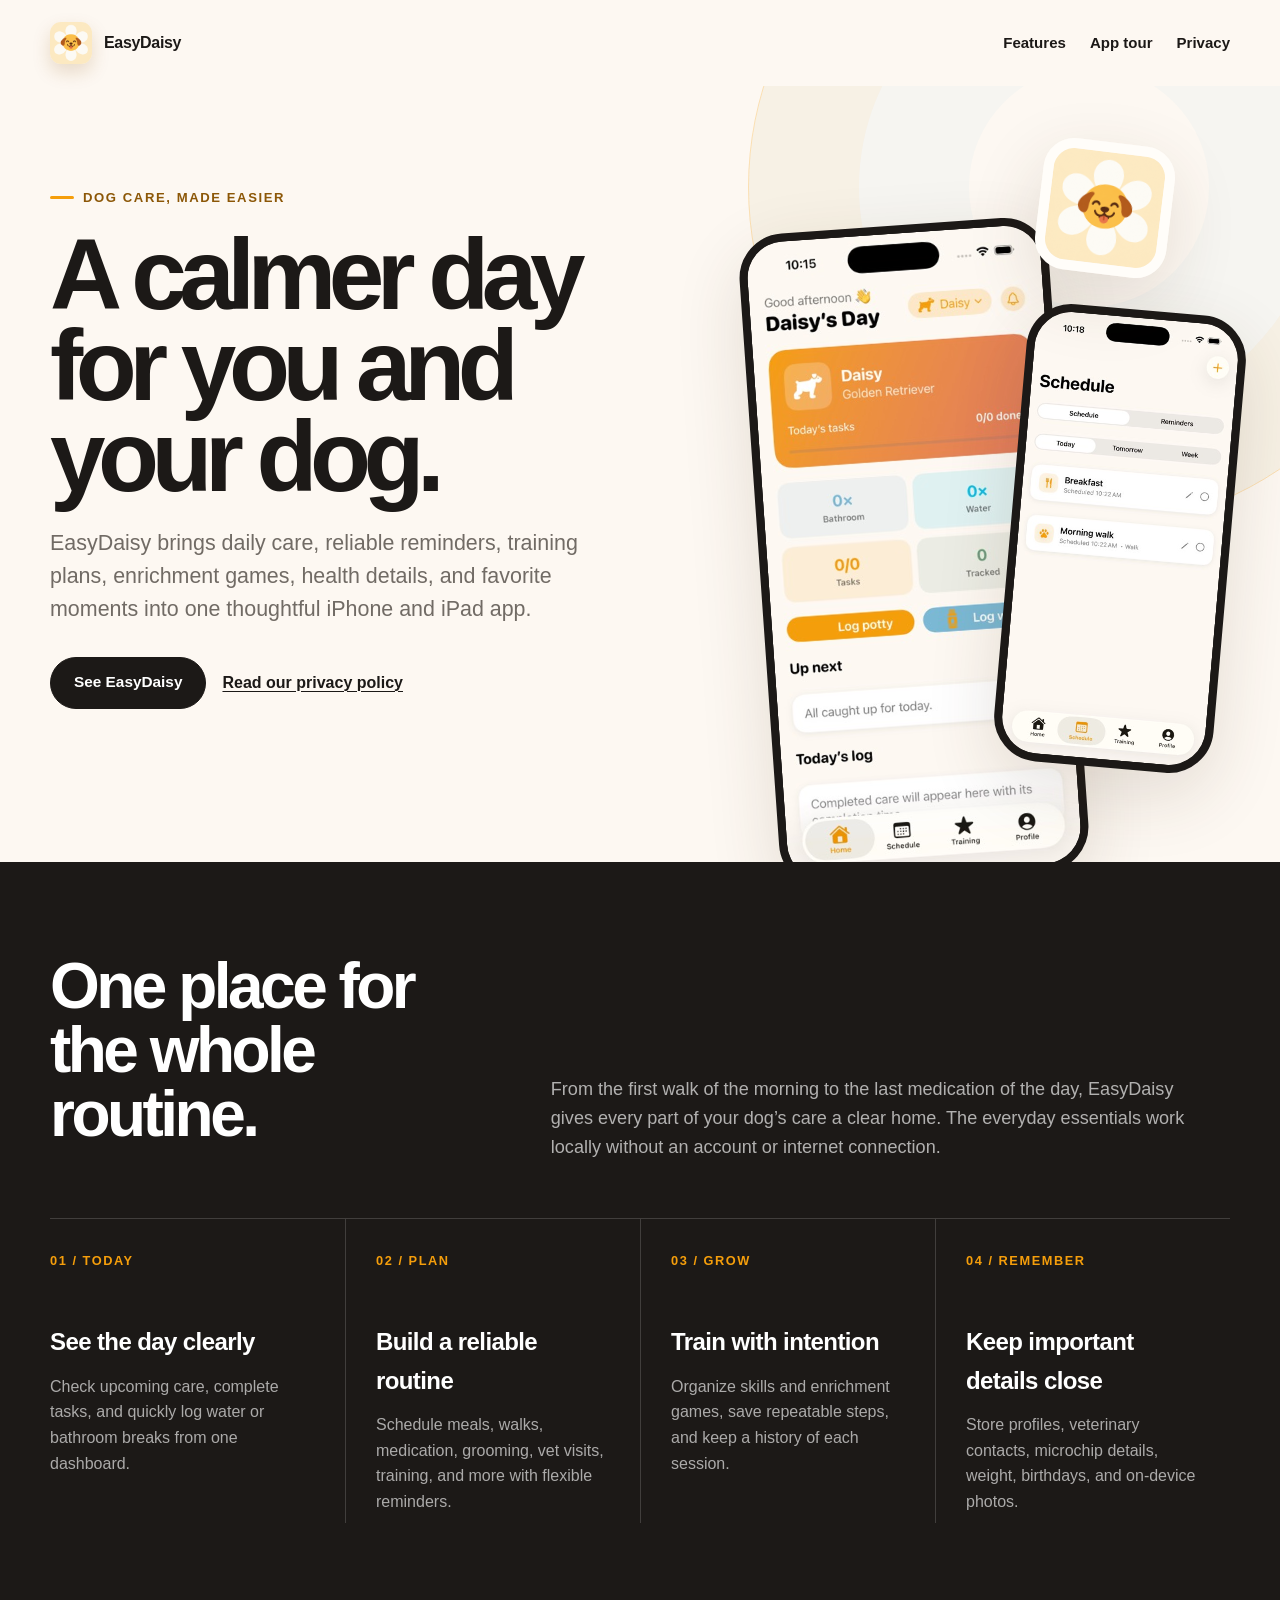
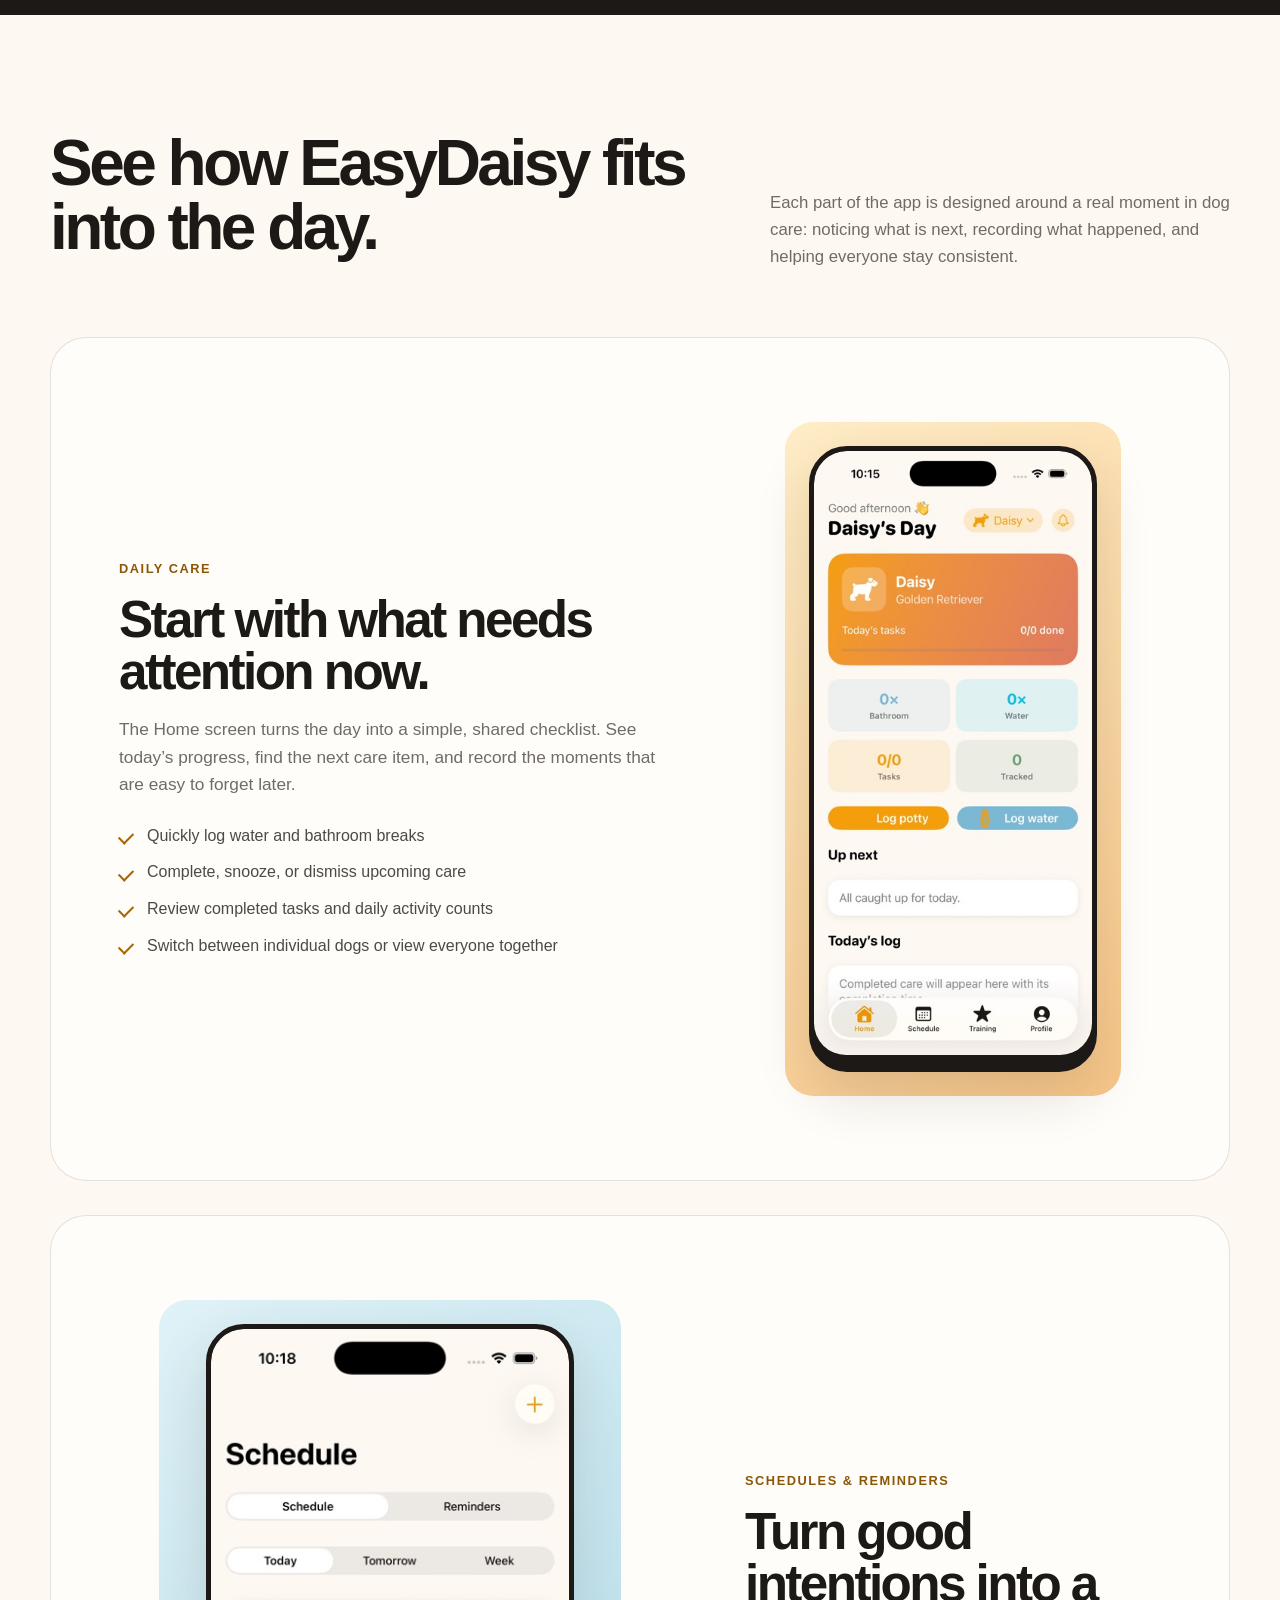
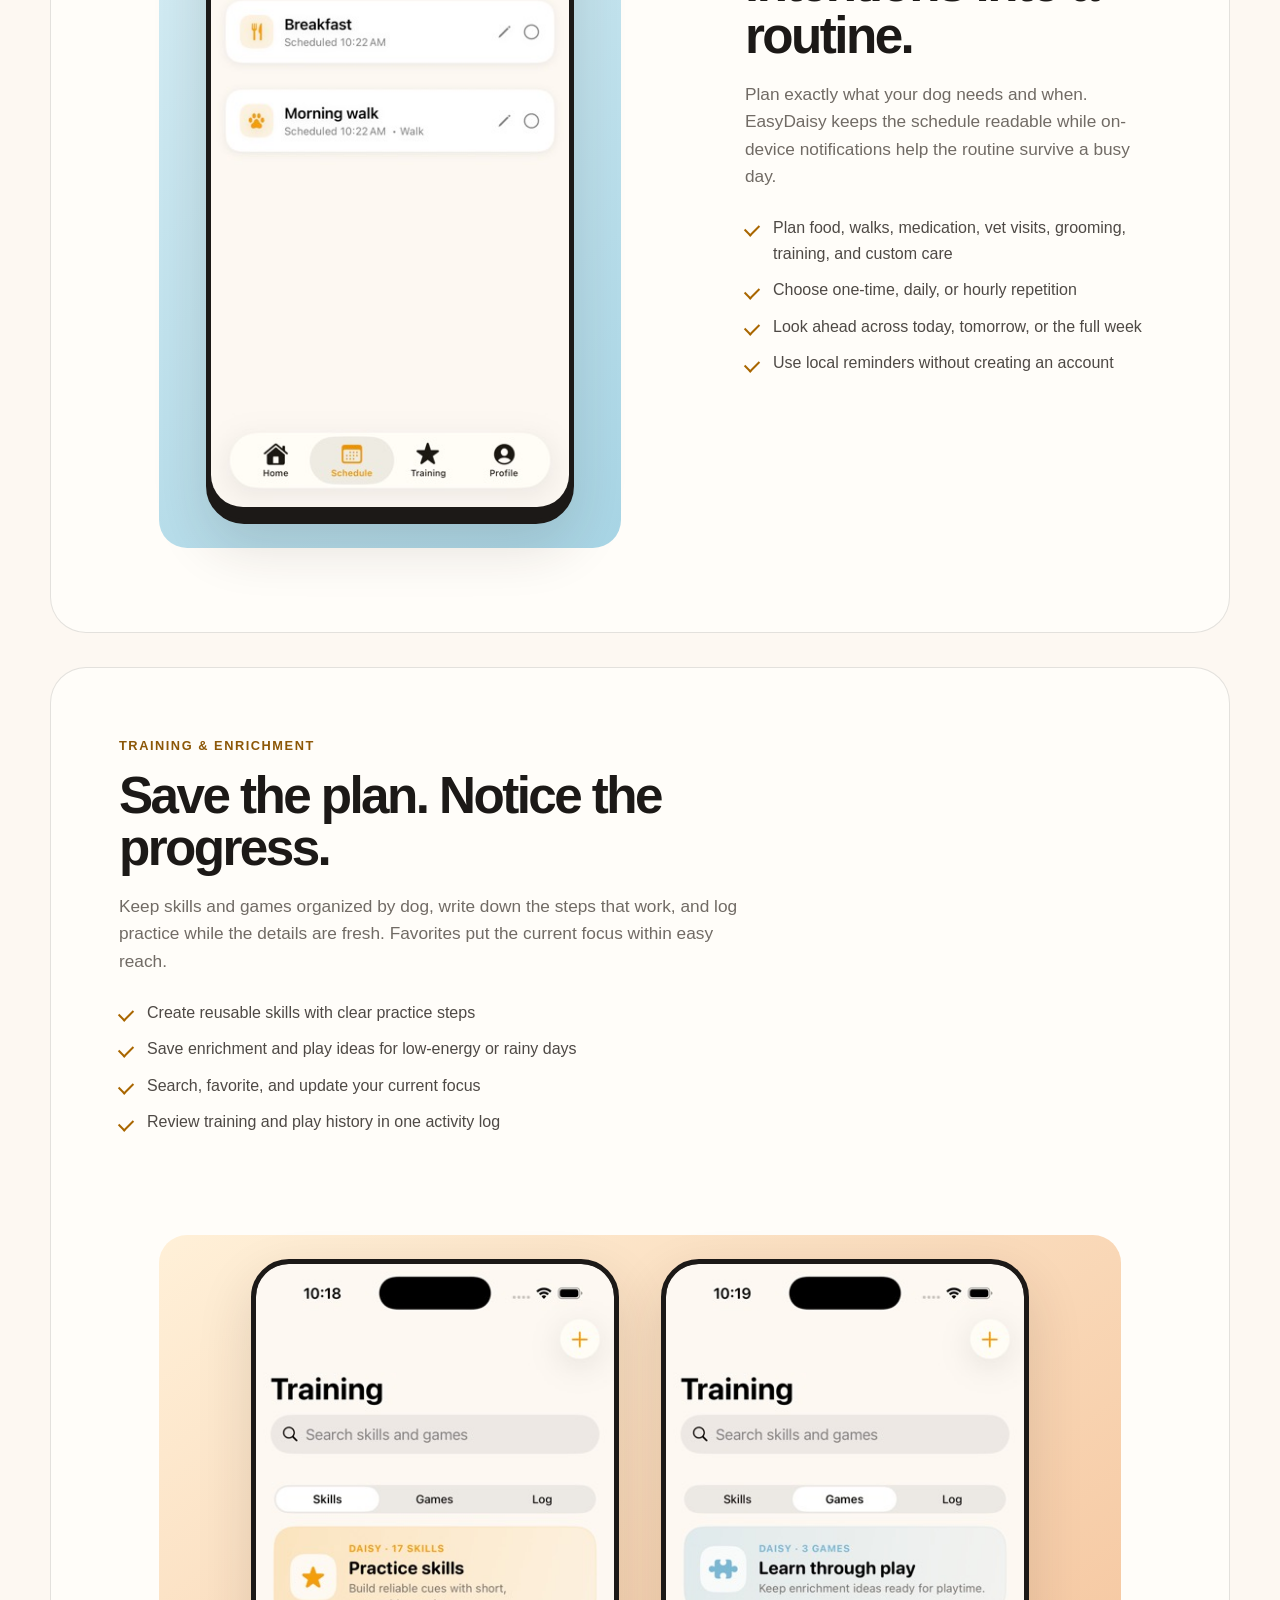
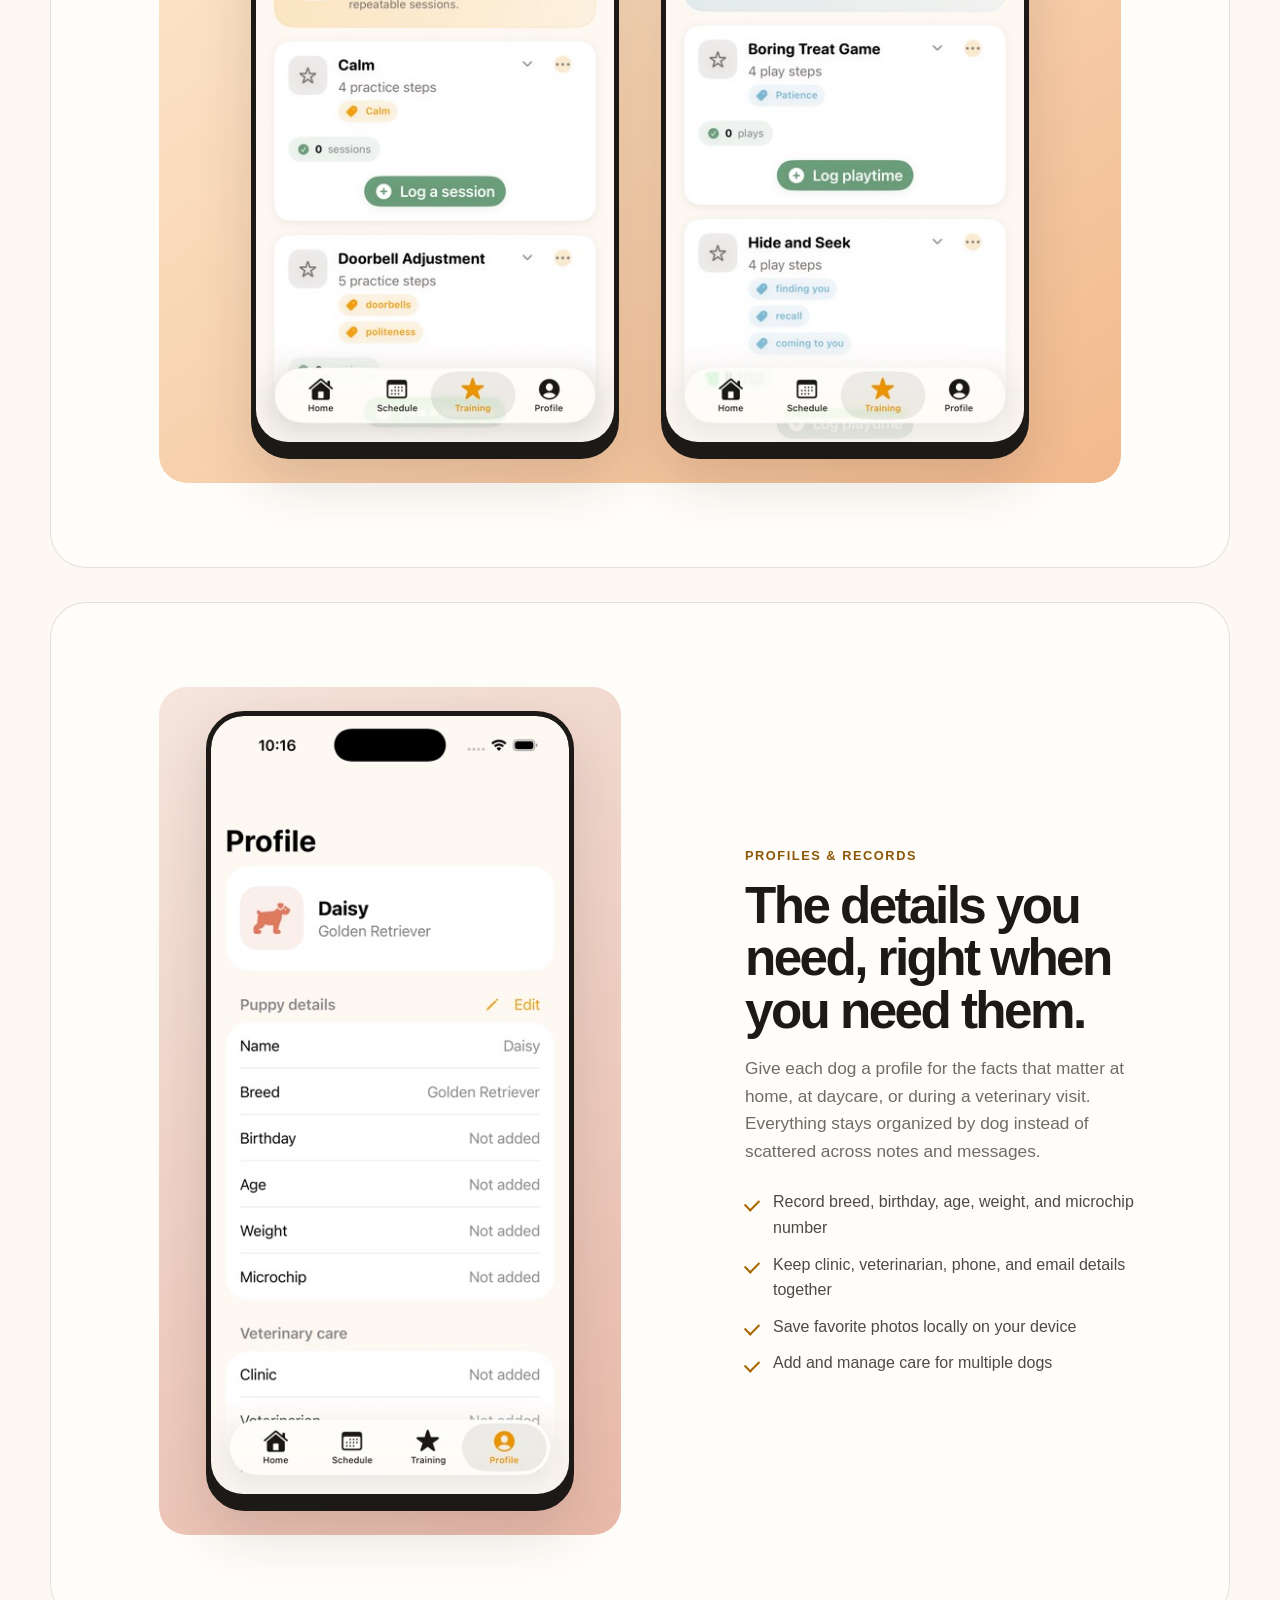
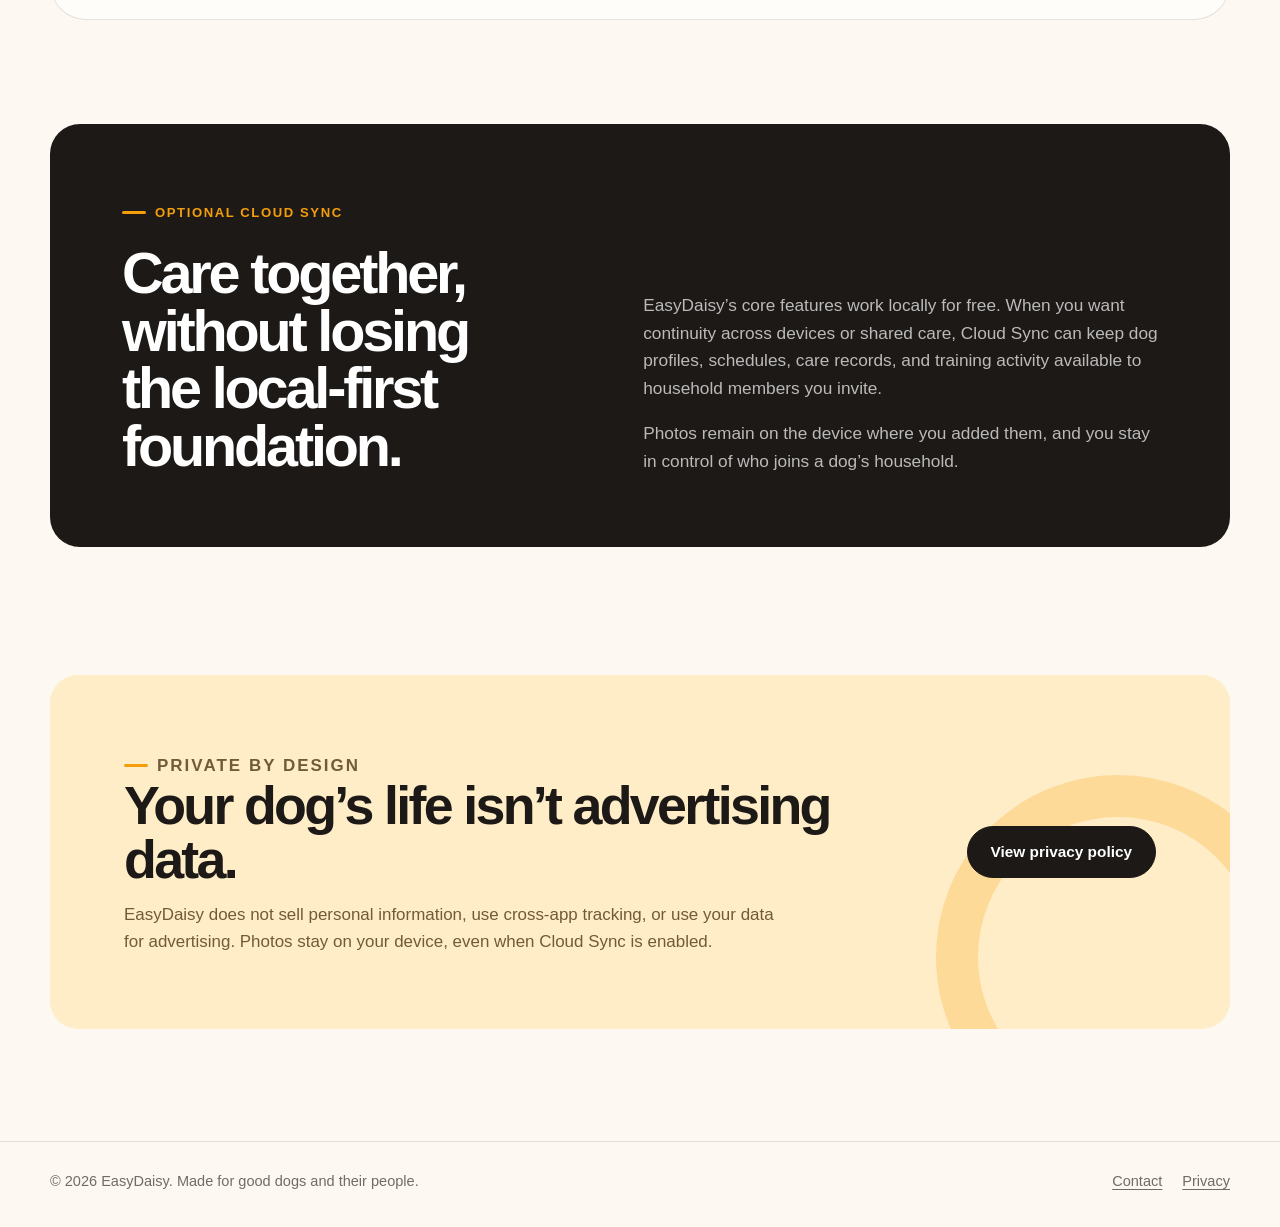
<file: index.html>
<!doctype html>
<html lang="en">
  <head>
    <meta charset="utf-8">
    <meta name="viewport" content="width=device-width, initial-scale=1">
    <title>EasyDaisy — Everyday dog care, all in one place</title>
    <meta name="description" content="EasyDaisy is a private, local-first iPhone and iPad app for dog care, reminders, training, health records, and shared routines.">
    <meta name="theme-color" content="#fdf8f2">
    <link rel="icon" type="image/svg+xml" href="/favicon.svg">
    <link rel="stylesheet" href="/styles.css">
  </head>
  <body>
    <header class="site-header">
      <div class="shell">
        <a class="brand" href="/" aria-label="EasyDaisy home">
          <img src="/assets/app-icon.png" alt="" width="42" height="42">
          <span>EasyDaisy</span>
        </a>
        <nav class="nav" aria-label="Main navigation">
          <a href="#features">Features</a>
          <a href="#inside">App tour</a>
          <a href="/privacy/">Privacy</a>
        </nav>
      </div>
    </header>

    <main>
      <section class="hero">
        <div class="shell hero-grid">
          <div class="hero-copy">
            <p class="eyebrow">Dog care, made easier</p>
            <h1>A calmer day for you and your dog.</h1>
            <p>EasyDaisy brings daily care, reliable reminders, training plans, enrichment games, health details, and favorite moments into one thoughtful iPhone and iPad app.</p>
            <div class="hero-actions">
              <a class="button" href="#inside">See EasyDaisy</a>
              <a class="text-link" href="/privacy/">Read our privacy policy</a>
            </div>
          </div>
          <div class="hero-visual" aria-label="EasyDaisy app screens">
            <img class="hero-icon" src="/assets/app-icon.png" alt="EasyDaisy app icon" width="132" height="132">
            <div class="phone phone-main">
              <img src="/assets/easydaisy-home-detailed.jpg" alt="EasyDaisy home screen showing Daisy's daily care overview" width="368" height="800">
            </div>
            <div class="phone phone-peek">
              <img src="/assets/easydaisy-schedule-detailed.jpg" alt="EasyDaisy schedule showing breakfast and a morning walk" width="368" height="800">
            </div>
          </div>
        </div>
      </section>

      <section class="feature-band" id="features" aria-labelledby="feature-title">
        <div class="shell">
          <div class="feature-intro">
            <h2 id="feature-title">One place for the whole routine.</h2>
            <p>From the first walk of the morning to the last medication of the day, EasyDaisy gives every part of your dog’s care a clear home. The everyday essentials work locally without an account or internet connection.</p>
          </div>
          <div class="features">
            <article class="feature">
              <span class="feature-number">01 / TODAY</span>
              <h3>See the day clearly</h3>
              <p>Check upcoming care, complete tasks, and quickly log water or bathroom breaks from one dashboard.</p>
            </article>
            <article class="feature">
              <span class="feature-number">02 / PLAN</span>
              <h3>Build a reliable routine</h3>
              <p>Schedule meals, walks, medication, grooming, vet visits, training, and more with flexible reminders.</p>
            </article>
            <article class="feature">
              <span class="feature-number">03 / GROW</span>
              <h3>Train with intention</h3>
              <p>Organize skills and enrichment games, save repeatable steps, and keep a history of each session.</p>
            </article>
            <article class="feature">
              <span class="feature-number">04 / REMEMBER</span>
              <h3>Keep important details close</h3>
              <p>Store profiles, veterinary contacts, microchip details, weight, birthdays, and on-device photos.</p>
            </article>
          </div>
        </div>
      </section>

      <section class="screens" id="inside" aria-labelledby="screens-title">
        <div class="shell">
          <div class="section-heading">
            <h2 id="screens-title">See how EasyDaisy fits into the day.</h2>
            <p>Each part of the app is designed around a real moment in dog care: noticing what is next, recording what happened, and helping everyone stay consistent.</p>
          </div>
          <div class="product-tour">
            <article class="tour-row">
              <div class="tour-copy">
                <p class="tour-label">Daily care</p>
                <h3>Start with what needs attention now.</h3>
                <p>The Home screen turns the day into a simple, shared checklist. See today’s progress, find the next care item, and record the moments that are easy to forget later.</p>
                <ul class="capability-list">
                  <li>Quickly log water and bathroom breaks</li>
                  <li>Complete, snooze, or dismiss upcoming care</li>
                  <li>Review completed tasks and daily activity counts</li>
                  <li>Switch between individual dogs or view everyone together</li>
                </ul>
              </div>
              <figure class="tour-visual tour-visual-amber">
                <div class="screen-frame"><img src="/assets/easydaisy-home-detailed.jpg" alt="EasyDaisy Home showing Daisy's task progress, quick care logs, upcoming items, and today's history" width="368" height="800" loading="lazy"></div>
              </figure>
            </article>

            <article class="tour-row tour-row-reverse">
              <div class="tour-copy">
                <p class="tour-label">Schedules &amp; reminders</p>
                <h3>Turn good intentions into a routine.</h3>
                <p>Plan exactly what your dog needs and when. EasyDaisy keeps the schedule readable while on-device notifications help the routine survive a busy day.</p>
                <ul class="capability-list">
                  <li>Plan food, walks, medication, vet visits, grooming, training, and custom care</li>
                  <li>Choose one-time, daily, or hourly repetition</li>
                  <li>Look ahead across today, tomorrow, or the full week</li>
                  <li>Use local reminders without creating an account</li>
                </ul>
              </div>
              <figure class="tour-visual tour-visual-sky">
                <div class="screen-frame"><img src="/assets/easydaisy-schedule-detailed.jpg" alt="EasyDaisy Schedule showing breakfast and morning walk care items" width="368" height="800" loading="lazy"></div>
              </figure>
            </article>

            <article class="tour-row training-tour">
              <div class="tour-copy">
                <p class="tour-label">Training &amp; enrichment</p>
                <h3>Save the plan. Notice the progress.</h3>
                <p>Keep skills and games organized by dog, write down the steps that work, and log practice while the details are fresh. Favorites put the current focus within easy reach.</p>
                <ul class="capability-list">
                  <li>Create reusable skills with clear practice steps</li>
                  <li>Save enrichment and play ideas for low-energy or rainy days</li>
                  <li>Search, favorite, and update your current focus</li>
                  <li>Review training and play history in one activity log</li>
                </ul>
              </div>
              <figure class="tour-visual tour-visual-training">
                <div class="training-screens">
                  <div class="screen-frame"><img src="/assets/easydaisy-training-skills.jpg" alt="EasyDaisy training skills including Calm and Doorbell Adjustment" width="368" height="800" loading="lazy"></div>
                  <div class="screen-frame"><img src="/assets/easydaisy-training-games.jpg" alt="EasyDaisy enrichment games including Boring Treat Game and Hide and Seek" width="368" height="800" loading="lazy"></div>
                </div>
              </figure>
            </article>

            <article class="tour-row tour-row-reverse">
              <div class="tour-copy">
                <p class="tour-label">Profiles &amp; records</p>
                <h3>The details you need, right when you need them.</h3>
                <p>Give each dog a profile for the facts that matter at home, at daycare, or during a veterinary visit. Everything stays organized by dog instead of scattered across notes and messages.</p>
                <ul class="capability-list">
                  <li>Record breed, birthday, age, weight, and microchip number</li>
                  <li>Keep clinic, veterinarian, phone, and email details together</li>
                  <li>Save favorite photos locally on your device</li>
                  <li>Add and manage care for multiple dogs</li>
                </ul>
              </div>
              <figure class="tour-visual tour-visual-profile">
                <div class="screen-frame"><img src="/assets/easydaisy-profile.jpg" alt="EasyDaisy profile showing Daisy's identity, health details, microchip, and veterinary information" width="368" height="800" loading="lazy"></div>
              </figure>
            </article>
          </div>
        </div>
      </section>

      <section class="sync-section" aria-labelledby="sync-title">
        <div class="shell sync-grid">
          <div>
            <p class="eyebrow">Optional Cloud Sync</p>
            <h2 id="sync-title">Care together, without losing the local-first foundation.</h2>
          </div>
          <div class="sync-copy">
            <p>EasyDaisy’s core features work locally for free. When you want continuity across devices or shared care, Cloud Sync can keep dog profiles, schedules, care records, and training activity available to household members you invite.</p>
            <p>Photos remain on the device where you added them, and you stay in control of who joins a dog’s household.</p>
          </div>
        </div>
      </section>

      <section class="privacy-callout">
        <div class="shell">
          <div class="privacy-card">
            <div>
              <p class="eyebrow">Private by design</p>
              <h2>Your dog’s life isn’t advertising data.</h2>
              <p>EasyDaisy does not sell personal information, use cross-app tracking, or use your data for advertising. Photos stay on your device, even when Cloud Sync is enabled.</p>
            </div>
            <a class="button" href="/privacy/">View privacy policy</a>
          </div>
        </div>
      </section>
    </main>

    <footer class="site-footer">
      <div class="shell">
        <span>© 2026 EasyDaisy. Made for good dogs and their people.</span>
        <div class="footer-links"><a href="mailto:info@socialcity.io">Contact</a><a href="/privacy/">Privacy</a></div>
      </div>
    </footer>
  </body>
</html>
</file>
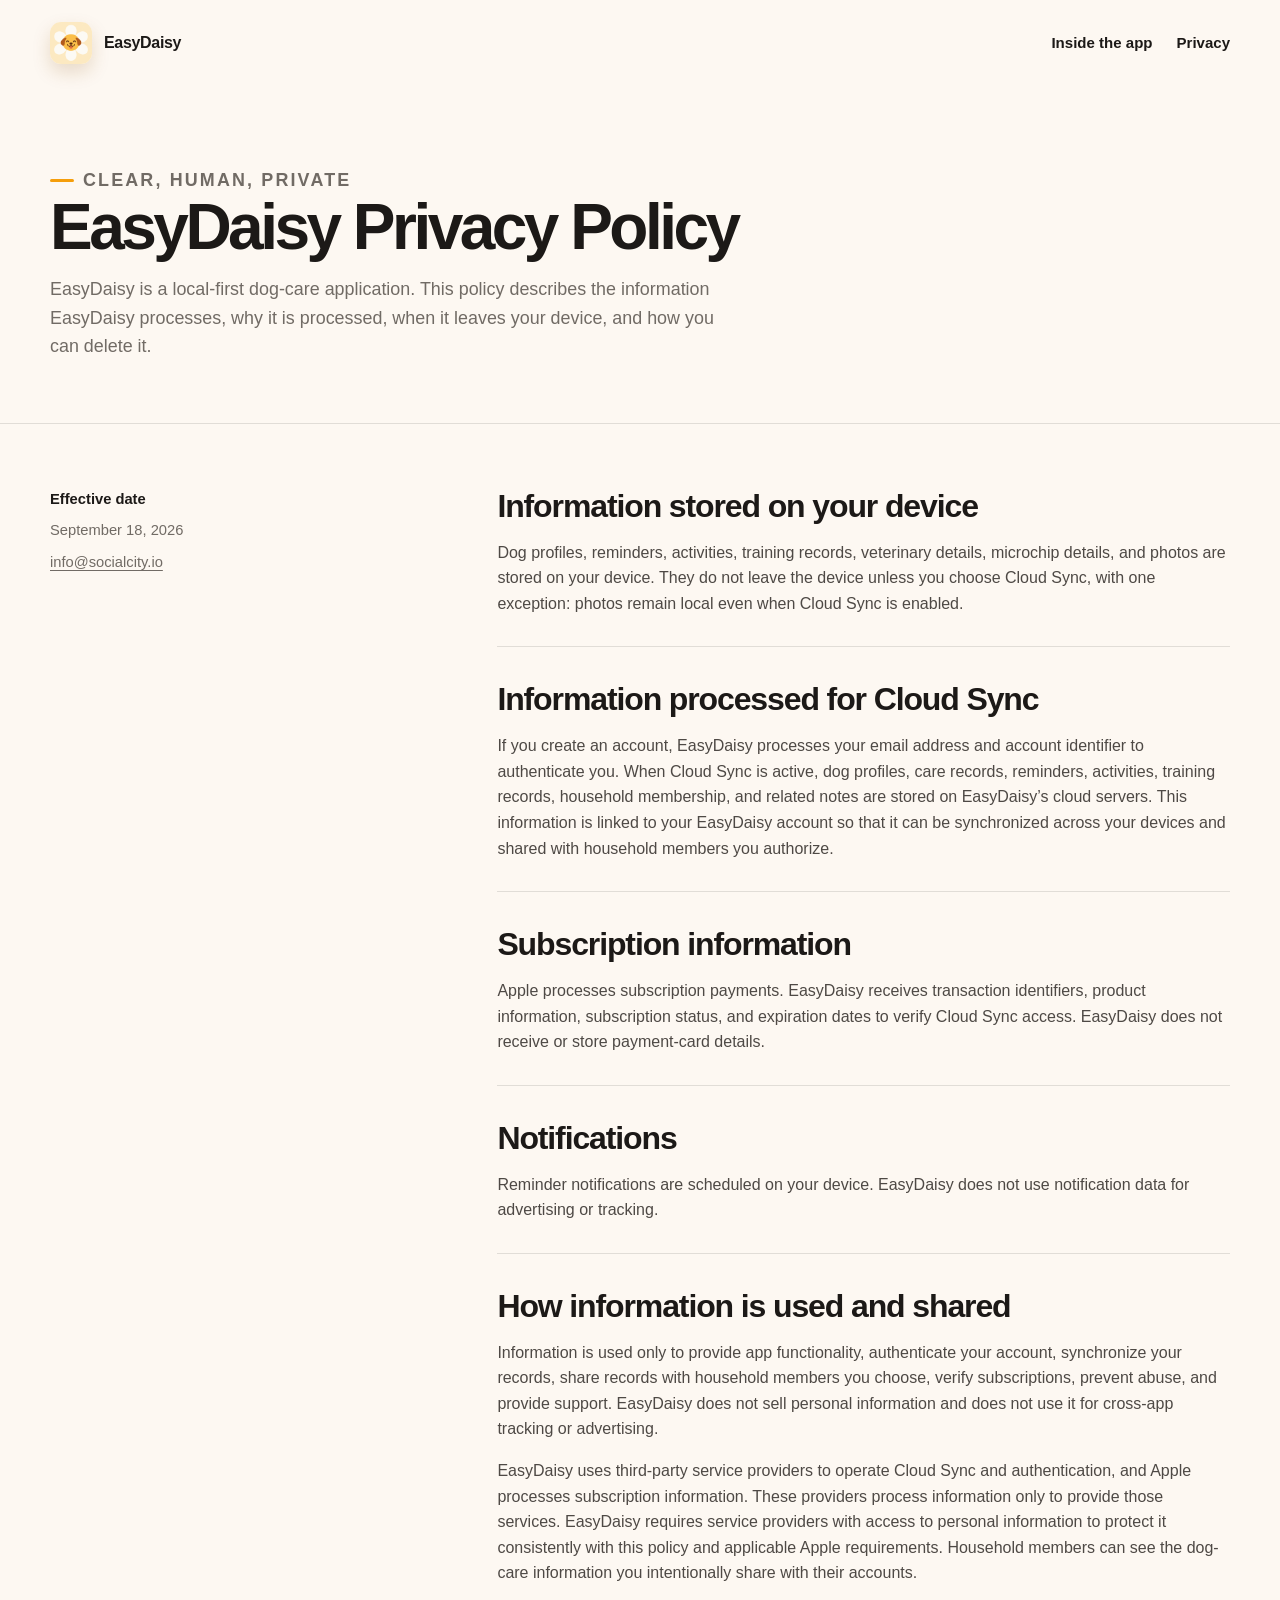
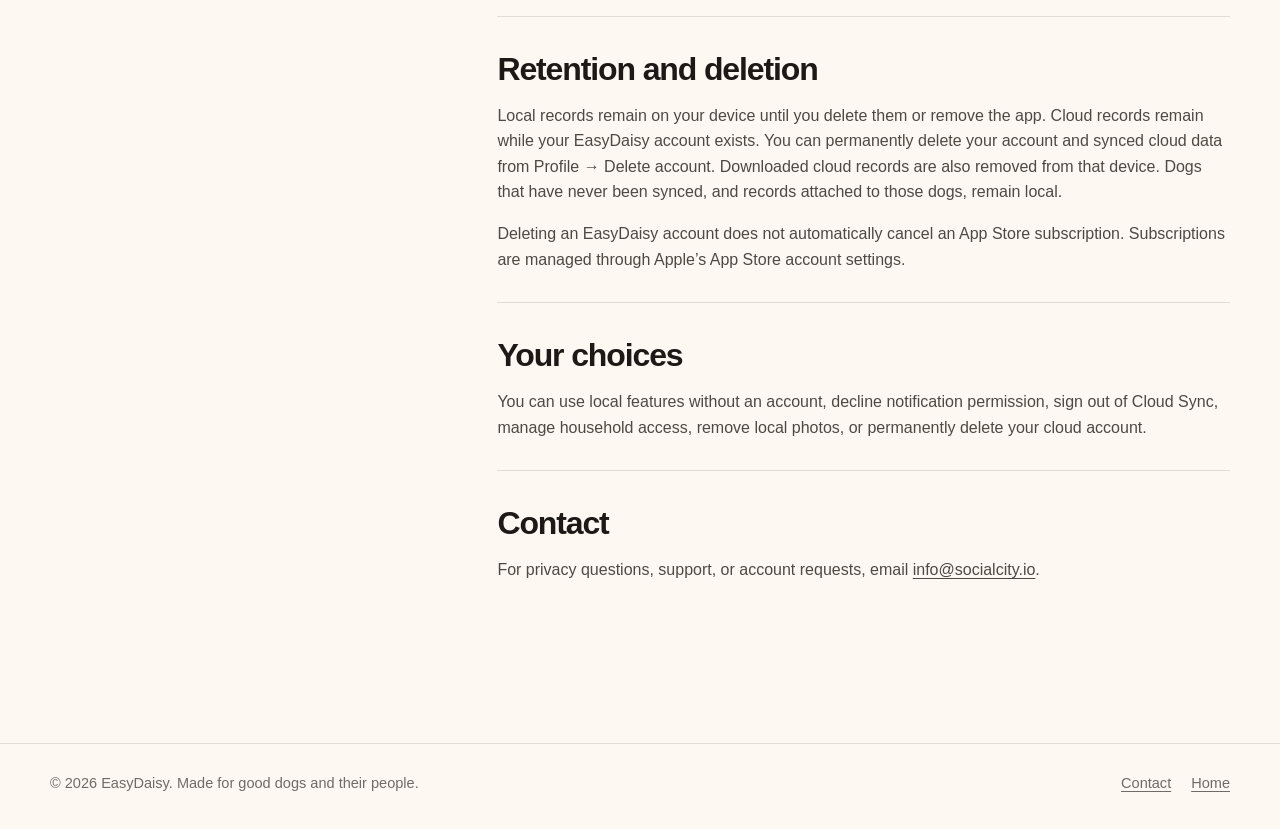
<file: privacy/index.html>
<!doctype html>
<html lang="en">
  <head>
    <meta charset="utf-8">
    <meta name="viewport" content="width=device-width, initial-scale=1">
    <title>Privacy Policy — EasyDaisy</title>
    <meta name="description" content="EasyDaisy privacy policy: what the app stores, how optional Cloud Sync works, and the choices available to you.">
    <meta name="theme-color" content="#fdf8f2">
    <link rel="icon" type="image/svg+xml" href="/favicon.svg">
    <link rel="stylesheet" href="/styles.css">
  </head>
  <body>
    <header class="site-header">
      <div class="shell">
        <a class="brand" href="/" aria-label="EasyDaisy home">
          <img src="/assets/app-icon.png" alt="" width="42" height="42">
          <span>EasyDaisy</span>
        </a>
        <nav class="nav" aria-label="Main navigation"><a href="/#inside">Inside the app</a><a href="/privacy/" aria-current="page">Privacy</a></nav>
      </div>
    </header>

    <main class="privacy-main">
      <section class="privacy-hero">
        <div class="shell">
          <p class="eyebrow">Clear, human, private</p>
          <h1>EasyDaisy Privacy Policy</h1>
          <p>EasyDaisy is a local-first dog-care application. This policy describes the information EasyDaisy processes, why it is processed, when it leaves your device, and how you can delete it.</p>
        </div>
      </section>

      <div class="shell policy">
        <aside class="policy-meta" aria-label="Policy information">
          <p><strong>Effective date</strong></p>
          <p>September 18, 2026</p>
          <p><a href="mailto:info@socialcity.io">info@socialcity.io</a></p>
        </aside>
        <article class="policy-copy">
          <section><h2>Information stored on your device</h2><p>Dog profiles, reminders, activities, training records, veterinary details, microchip details, and photos are stored on your device. They do not leave the device unless you choose Cloud Sync, with one exception: photos remain local even when Cloud Sync is enabled.</p></section>
          <section><h2>Information processed for Cloud Sync</h2><p>If you create an account, EasyDaisy processes your email address and account identifier to authenticate you. When Cloud Sync is active, dog profiles, care records, reminders, activities, training records, household membership, and related notes are stored on EasyDaisy’s cloud servers. This information is linked to your EasyDaisy account so that it can be synchronized across your devices and shared with household members you authorize.</p></section>
          <section><h2>Subscription information</h2><p>Apple processes subscription payments. EasyDaisy receives transaction identifiers, product information, subscription status, and expiration dates to verify Cloud Sync access. EasyDaisy does not receive or store payment-card details.</p></section>
          <section><h2>Notifications</h2><p>Reminder notifications are scheduled on your device. EasyDaisy does not use notification data for advertising or tracking.</p></section>
          <section><h2>How information is used and shared</h2><p>Information is used only to provide app functionality, authenticate your account, synchronize your records, share records with household members you choose, verify subscriptions, prevent abuse, and provide support. EasyDaisy does not sell personal information and does not use it for cross-app tracking or advertising.</p><p>EasyDaisy uses third-party service providers to operate Cloud Sync and authentication, and Apple processes subscription information. These providers process information only to provide those services. EasyDaisy requires service providers with access to personal information to protect it consistently with this policy and applicable Apple requirements. Household members can see the dog-care information you intentionally share with their accounts.</p></section>
          <section><h2>Retention and deletion</h2><p>Local records remain on your device until you delete them or remove the app. Cloud records remain while your EasyDaisy account exists. You can permanently delete your account and synced cloud data from Profile → Delete account. Downloaded cloud records are also removed from that device. Dogs that have never been synced, and records attached to those dogs, remain local.</p><p>Deleting an EasyDaisy account does not automatically cancel an App Store subscription. Subscriptions are managed through Apple’s App Store account settings.</p></section>
          <section><h2>Your choices</h2><p>You can use local features without an account, decline notification permission, sign out of Cloud Sync, manage household access, remove local photos, or permanently delete your cloud account.</p></section>
          <section><h2>Contact</h2><p>For privacy questions, support, or account requests, email <a href="mailto:info@socialcity.io">info@socialcity.io</a>.</p></section>
        </article>
      </div>
    </main>

    <footer class="site-footer">
      <div class="shell">
        <span>© 2026 EasyDaisy. Made for good dogs and their people.</span>
        <div class="footer-links"><a href="mailto:info@socialcity.io">Contact</a><a href="/">Home</a></div>
      </div>
    </footer>
  </body>
</html>
</file>
<file: styles.css>
:root {
  --paper: #fdf8f2;
  --paper-strong: #fffdf9;
  --ink: #1c1917;
  --muted: #716b65;
  --amber: #f59e0b;
  --amber-soft: #ffedc7;
  --sky: #7bb8d4;
  --line: rgba(28, 25, 23, 0.12);
  --shadow: 0 24px 70px rgba(68, 48, 26, 0.14);
  --max: 1180px;
}

* { box-sizing: border-box; }
html { scroll-behavior: smooth; color-scheme: light; }
body {
  margin: 0;
  background: var(--paper);
  color: var(--ink);
  font-family: ui-rounded, "SF Pro Rounded", "Avenir Next", Avenir, -apple-system, BlinkMacSystemFont, "Segoe UI", sans-serif;
  font-size: 1rem;
  line-height: 1.6;
  -webkit-font-smoothing: antialiased;
}
img { display: block; max-width: 100%; }
a { color: inherit; text-decoration-thickness: 1px; text-underline-offset: 0.2em; }
a:focus-visible { outline: 3px solid var(--sky); outline-offset: 4px; }
.shell { width: min(calc(100% - 40px), var(--max)); margin-inline: auto; }
.site-header { position: relative; z-index: 10; padding: 22px 0; }
.site-header .shell, .site-footer .shell { display: flex; align-items: center; justify-content: space-between; gap: 24px; }
.brand { display: inline-flex; align-items: center; gap: 12px; font-weight: 800; letter-spacing: -0.02em; text-decoration: none; }
.brand img { width: 42px; height: 42px; border-radius: 11px; box-shadow: 0 8px 18px rgba(136, 85, 9, 0.18); }
.nav { display: flex; align-items: center; gap: 24px; font-size: 0.94rem; font-weight: 700; }
.nav a { text-decoration: none; }
.nav a:hover { color: #9b5d00; }
.hero { position: relative; overflow: hidden; padding: 54px 0 112px; }
.hero::before {
  position: absolute; top: -240px; right: -150px; width: 680px; height: 680px;
  border: 1px solid rgba(245, 158, 11, 0.28); border-radius: 50%;
  box-shadow: inset 0 0 0 110px rgba(245, 158, 11, 0.05), inset 0 0 0 220px rgba(123, 184, 212, 0.05);
  content: ""; pointer-events: none;
}
.hero-grid { display: grid; grid-template-columns: minmax(0, 1.08fr) minmax(320px, 0.92fr); align-items: center; gap: clamp(56px, 8vw, 110px); }
.eyebrow { display: inline-flex; align-items: center; gap: 9px; margin: 0 0 22px; color: #8c5707; font-size: 0.82rem; font-weight: 850; letter-spacing: 0.12em; text-transform: uppercase; }
.eyebrow::before { width: 24px; height: 3px; border-radius: 99px; background: var(--amber); content: ""; }
h1, h2, h3, p { margin-top: 0; }
h1 { max-width: 760px; margin-bottom: 24px; font-size: clamp(3.45rem, 7.8vw, 6.8rem); font-weight: 900; letter-spacing: -0.075em; line-height: 0.91; }
.hero-copy > p:not(.eyebrow) { max-width: 650px; margin-bottom: 30px; color: var(--muted); font-size: clamp(1.13rem, 2vw, 1.34rem); line-height: 1.55; }
.hero-actions { display: flex; flex-wrap: wrap; align-items: center; gap: 16px; }
.button { display: inline-flex; min-height: 52px; align-items: center; justify-content: center; padding: 0 23px; border: 1px solid var(--ink); border-radius: 999px; background: var(--ink); color: white; font-size: 0.96rem; font-weight: 800; text-decoration: none; transition: transform 160ms ease, box-shadow 160ms ease; }
.button:hover { transform: translateY(-2px); box-shadow: 0 12px 24px rgba(28, 25, 23, 0.17); }
.text-link { font-weight: 750; }
.hero-visual { position: relative; min-height: 610px; }
.hero-icon { position: absolute; top: 2px; right: 12%; z-index: 2; width: 132px; border: 10px solid var(--paper-strong); border-radius: 31px; box-shadow: var(--shadow); transform: rotate(7deg); }
.phone { position: absolute; overflow: hidden; border: 8px solid var(--ink); border-radius: 45px; background: var(--ink); box-shadow: var(--shadow); }
.phone img { width: 100%; height: 100%; border-radius: 36px; object-fit: cover; }
.phone-main { top: 85px; left: 5%; width: min(310px, 72%); transform: rotate(-4deg); }
.phone-peek { right: 0; bottom: -18px; width: min(220px, 52%); transform: rotate(5deg); }
.feature-band { background: var(--ink); color: white; padding: 92px 0; }
.feature-intro { display: grid; grid-template-columns: 0.8fr 1.2fr; gap: 48px; margin-bottom: 56px; }
.feature-intro h2, .section-heading h2, .privacy-hero h1 { margin-bottom: 16px; font-size: clamp(2.35rem, 5vw, 4.7rem); letter-spacing: -0.055em; line-height: 1; }
.feature-intro p { align-self: end; max-width: 640px; margin: 0; color: rgba(255, 255, 255, 0.66); font-size: 1.13rem; }
.features { display: grid; grid-template-columns: repeat(4, 1fr); border-top: 1px solid rgba(255, 255, 255, 0.16); }
.feature { padding: 32px 30px 8px 0; }
.feature + .feature { padding-left: 30px; border-left: 1px solid rgba(255, 255, 255, 0.16); }
.feature-number { display: block; margin-bottom: 52px; color: var(--amber); font-size: 0.8rem; font-weight: 800; letter-spacing: 0.12em; }
.feature h3 { margin-bottom: 12px; font-size: 1.5rem; letter-spacing: -0.025em; }
.feature p { margin: 0; color: rgba(255, 255, 255, 0.63); }
.screens { padding: 116px 0 70px; }
.section-heading { display: flex; align-items: end; justify-content: space-between; gap: 34px; margin-bottom: 62px; }
.section-heading p { max-width: 460px; margin-bottom: 4px; color: var(--muted); font-size: 1.05rem; }
.screen-frame { overflow: hidden; width: 100%; max-width: 368px; aspect-ratio: 368 / 800; border: 5px solid var(--ink); border-radius: 38px; background: var(--ink); box-shadow: 0 22px 55px rgba(51, 38, 25, 0.14); line-height: 0; }
.screen-frame img { display: block; width: 100%; height: auto; aspect-ratio: 368 / 800; border-radius: 32px; object-fit: contain; }
.product-tour { display: grid; gap: 34px; }
.tour-row { display: grid; grid-template-columns: minmax(0, 1fr) minmax(360px, 416px); align-items: center; gap: clamp(42px, 7vw, 84px); padding: clamp(38px, 6vw, 68px); border: 1px solid var(--line); border-radius: 36px; background: var(--paper-strong); }
.tour-row-reverse .tour-copy { order: 2; }
.tour-row-reverse .tour-visual { order: 1; }
.tour-copy h3 { max-width: 620px; margin-bottom: 18px; font-size: clamp(2.1rem, 4vw, 3.7rem); letter-spacing: -0.05em; line-height: 1.02; }
.tour-copy > p:not(.tour-label) { max-width: 620px; margin-bottom: 24px; color: var(--muted); font-size: 1.08rem; }
.tour-label { margin-bottom: 14px; color: #8c5707; font-size: 0.8rem; font-weight: 850; letter-spacing: 0.12em; text-transform: uppercase; }
.capability-list { display: grid; gap: 11px; padding: 0; margin: 0; list-style: none; }
.capability-list li { position: relative; padding-left: 28px; color: #4e4945; }
.capability-list li::before { position: absolute; top: 0.58em; left: 0; width: 12px; height: 7px; border-bottom: 2px solid #a96600; border-left: 2px solid #a96600; content: ""; transform: rotate(-45deg); }
.tour-visual { display: grid; place-items: center; padding: 24px; border-radius: 28px; }
.tour-visual .screen-frame { width: min(100%, 368px); }
.tour-visual-amber { background: linear-gradient(145deg, #ffedc7, #f7c688); }
.tour-visual-sky { background: linear-gradient(145deg, #dff2f7, #a8d5e5); }
.tour-visual-profile { background: linear-gradient(145deg, #f5e6de, #e9b9a9); }
.training-tour { grid-template-columns: 1fr; }
.training-tour .tour-copy { max-width: 760px; }
.tour-visual-training { background: linear-gradient(145deg, #fff0d8, #f2b98d); }
.training-screens { display: grid; grid-template-columns: repeat(2, minmax(0, 368px)); justify-content: center; gap: clamp(18px, 4vw, 42px); width: 100%; }
.training-screens .screen-frame { max-width: 368px; }
.sync-section { padding: 34px 0 98px; }
.sync-grid { display: grid; grid-template-columns: minmax(0, 0.9fr) minmax(0, 1.1fr); gap: clamp(44px, 8vw, 100px); padding: clamp(36px, 7vw, 72px); border-radius: 30px; background: var(--ink); color: white; }
.sync-grid h2 { max-width: 650px; margin-bottom: 0; font-size: clamp(2.25rem, 4.5vw, 4rem); letter-spacing: -0.055em; line-height: 1; }
.sync-grid .eyebrow { color: var(--amber); }
.sync-copy { align-self: end; }
.sync-copy p { color: rgba(255, 255, 255, 0.7); font-size: 1.08rem; }
.sync-copy p:last-child { margin-bottom: 0; }
.privacy-callout { padding: 30px 0 112px; }
.privacy-card { position: relative; overflow: hidden; display: grid; grid-template-columns: 1.3fr auto; align-items: center; gap: 48px; padding: clamp(34px, 7vw, 74px); border-radius: 28px; background: var(--amber-soft); }
.privacy-card::after { position: absolute; right: -70px; bottom: -110px; width: 280px; height: 280px; border: 42px solid rgba(245, 158, 11, 0.25); border-radius: 50%; content: ""; }
.privacy-card h2 { margin-bottom: 14px; font-size: clamp(2rem, 4.2vw, 3.7rem); letter-spacing: -0.05em; line-height: 1; }
.privacy-card p { max-width: 650px; margin-bottom: 0; color: #715b38; font-size: 1.06rem; }
.privacy-card .button { position: relative; z-index: 1; }
.site-footer { padding: 28px 0 34px; border-top: 1px solid var(--line); color: var(--muted); font-size: 0.91rem; }
.footer-links { display: flex; gap: 20px; }
.privacy-main { padding-bottom: 96px; }
.privacy-hero { padding: 78px 0 62px; border-bottom: 1px solid var(--line); }
.privacy-hero h1 { max-width: 780px; }
.privacy-hero p { max-width: 680px; margin-bottom: 0; color: var(--muted); font-size: 1.12rem; }
.policy { display: grid; grid-template-columns: minmax(180px, 0.34fr) minmax(0, 0.66fr); gap: 70px; padding-top: 64px; }
.policy-meta { position: sticky; top: 28px; align-self: start; }
.policy-meta p { margin-bottom: 8px; color: var(--muted); font-size: 0.92rem; }
.policy-meta strong { color: var(--ink); }
.policy-copy { max-width: 760px; }
.policy-copy section { padding: 0 0 30px; margin-bottom: 34px; border-bottom: 1px solid var(--line); }
.policy-copy section:last-child { border-bottom: 0; }
.policy-copy h2 { margin-bottom: 15px; font-size: clamp(1.45rem, 2.5vw, 2rem); letter-spacing: -0.035em; line-height: 1.15; }
.policy-copy p { color: #4e4945; }
.policy-copy p:last-child { margin-bottom: 0; }

@media (max-width: 880px) {
  .hero-grid, .feature-intro, .tour-row, .sync-grid, .privacy-card, .policy { grid-template-columns: 1fr; }
  .hero { padding-top: 36px; }
  .hero-visual { min-height: 600px; max-width: 520px; width: 100%; margin-inline: auto; }
  .feature-intro { gap: 18px; }
  .features { grid-template-columns: repeat(2, 1fr); }
  .feature { padding: 30px 0; }
  .feature + .feature { padding-left: 26px; }
  .feature:nth-child(3) { padding-left: 0; border-left: 0; border-top: 1px solid rgba(255, 255, 255, 0.16); }
  .feature:nth-child(4) { border-top: 1px solid rgba(255, 255, 255, 0.16); }
  .feature-number { margin-bottom: 20px; }
  .tour-row-reverse .tour-copy, .tour-row-reverse .tour-visual { order: initial; }
  .tour-visual { padding: 24px; }
  .privacy-card { gap: 30px; }
  .policy { gap: 30px; }
  .policy-meta { position: static; }
}

@media (max-width: 680px) {
  .shell { width: min(calc(100% - 28px), var(--max)); }
  .site-header { padding: 15px 0; }
  .brand img { width: 38px; height: 38px; }
  .nav a:not(:last-child) { display: none; }
  h1 { font-size: clamp(3.1rem, 17vw, 4.8rem); }
  .hero { padding-bottom: 72px; }
  .hero-visual { min-height: 500px; }
  .hero-icon { width: 98px; border-width: 7px; border-radius: 25px; }
  .phone-main { width: 68%; }
  .phone-peek { width: 47%; }
  .feature-band, .screens { padding: 74px 0; }
  .features { grid-template-columns: 1fr; }
  .feature + .feature, .feature:nth-child(3), .feature:nth-child(4) { padding-left: 0; border-left: 0; border-top: 1px solid rgba(255, 255, 255, 0.16); }
  .section-heading { display: block; margin-bottom: 42px; }
  .section-heading p { margin-top: 20px; }
  .product-tour { gap: 20px; }
  .tour-row { gap: 34px; padding: 30px 20px; border-radius: 25px; }
  .tour-copy h3 { font-size: clamp(2rem, 11vw, 3rem); }
  .tour-visual { padding: 18px; }
  .tour-visual .screen-frame { width: min(100%, 368px); }
  .training-screens { grid-template-columns: minmax(0, 368px); }
  .sync-section { padding-bottom: 72px; }
  .sync-grid { padding: 36px 26px; }
  .privacy-callout { padding-bottom: 74px; }
  .privacy-card { padding: 36px 26px; }
  .site-footer .shell { align-items: flex-start; flex-direction: column; gap: 12px; }
  .privacy-hero { padding: 48px 0 42px; }
  .privacy-main { padding-bottom: 54px; }
}

@media (prefers-reduced-motion: reduce) {
  html { scroll-behavior: auto; }
  *, *::before, *::after { transition-duration: 0.01ms !important; }
}
</file>
